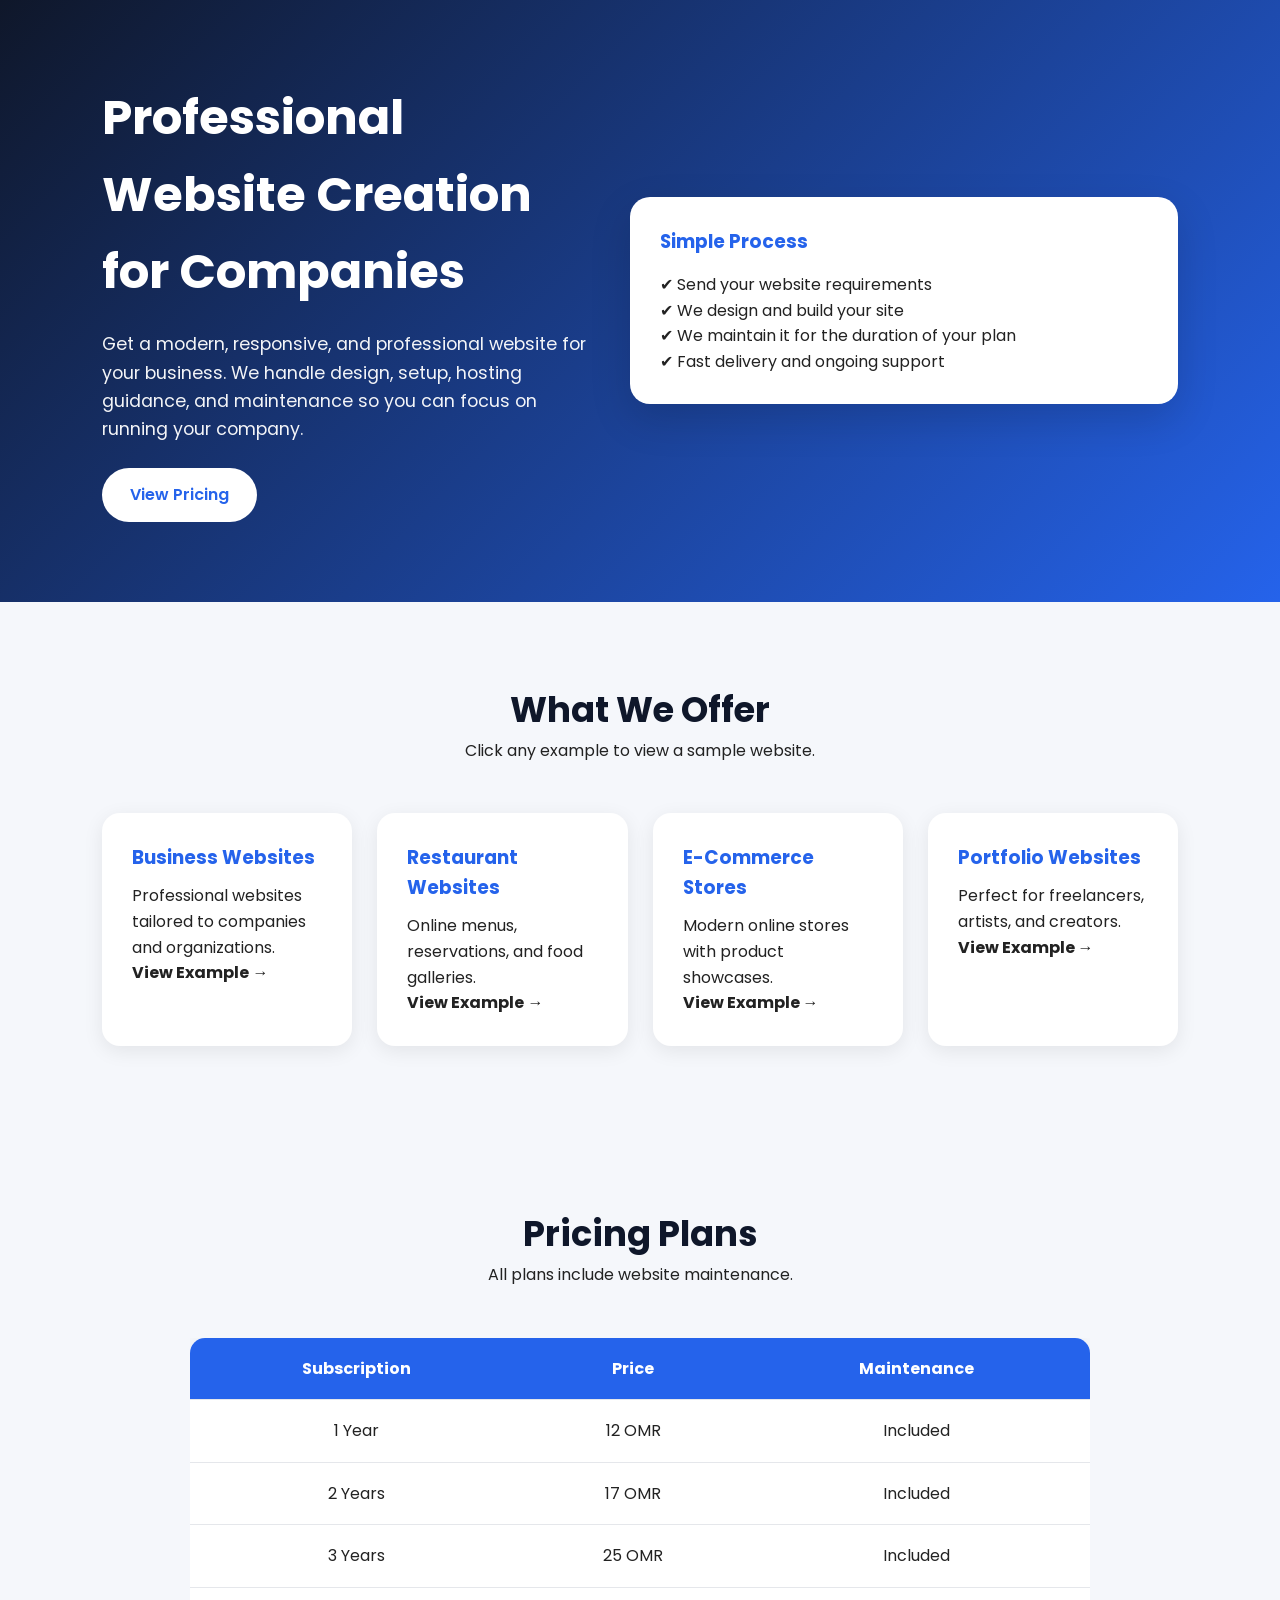
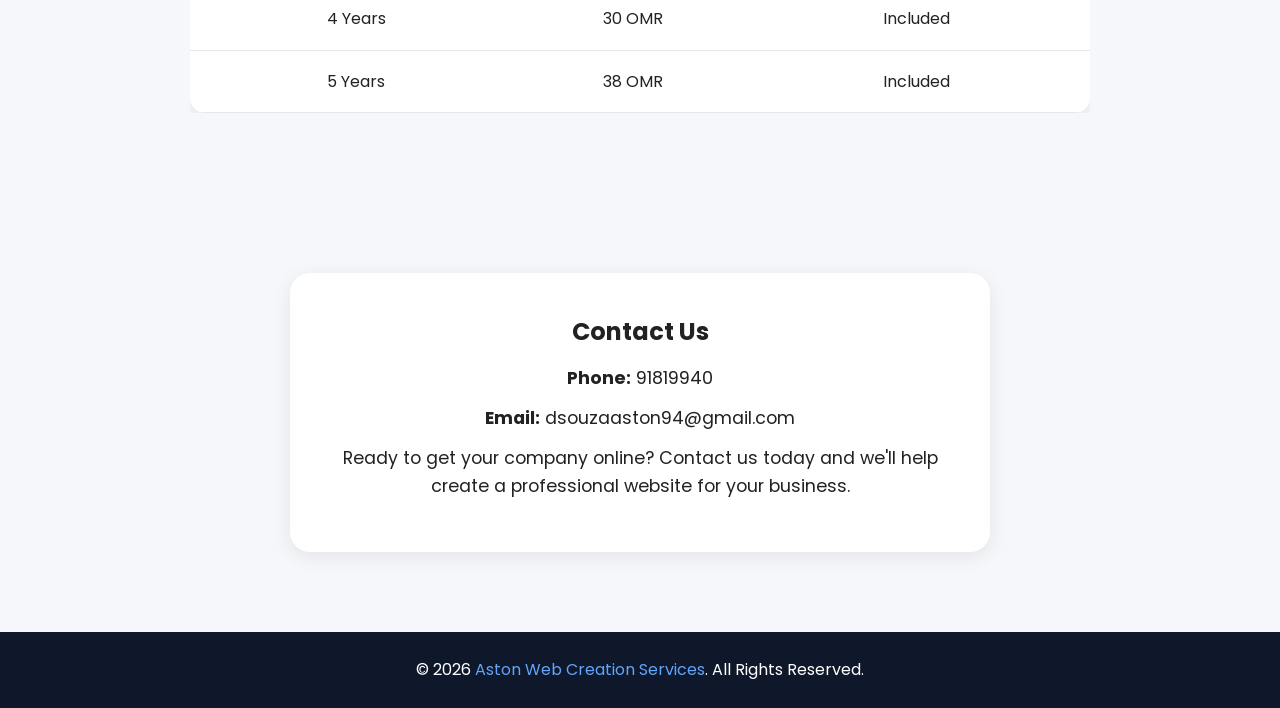
<file: index.html>
<!DOCTYPE html>
<html lang="en">
<head>
<meta charset="UTF-8">
<meta name="viewport" content="width=device-width, initial-scale=1.0">
<title>Aston Web Creation Services</title>

<link href="https://fonts.googleapis.com/css2?family=Poppins:wght@300;400;500;600;700;800&display=swap" rel="stylesheet">

<style>
*{
    margin:0;
    padding:0;
    box-sizing:border-box;
    font-family:'Poppins',sans-serif;
}

body{
    background:#f5f7fb;
    color:#222;
    line-height:1.6;
}

header{
    background:linear-gradient(135deg,#0f172a,#2563eb);
    color:white;
    padding:80px 8%;
}

.hero{
    max-width:1200px;
    margin:auto;
    display:flex;
    flex-wrap:wrap;
    justify-content:space-between;
    align-items:center;
    gap:40px;
}

.hero-text{
    flex:1;
    min-width:300px;
}

.hero-text h1{
    font-size:3rem;
    margin-bottom:20px;
}

.hero-text p{
    font-size:1.1rem;
    opacity:0.95;
    margin-bottom:25px;
}

.hero-btn{
    display:inline-block;
    background:white;
    color:#2563eb;
    text-decoration:none;
    padding:14px 28px;
    border-radius:50px;
    font-weight:600;
}

.hero-card{
    flex:1;
    min-width:280px;
    background:white;
    color:#222;
    padding:30px;
    border-radius:20px;
    box-shadow:0 15px 40px rgba(0,0,0,0.15);
}

.hero-card h3{
    color:#2563eb;
    margin-bottom:15px;
}

section{
    padding:80px 8%;
}

.section-title{
    text-align:center;
    margin-bottom:50px;
}

.section-title h2{
    font-size:2.2rem;
    color:#0f172a;
}

.services{
    display:grid;
    grid-template-columns:repeat(auto-fit,minmax(250px,1fr));
    gap:25px;
}

.service-box{
    background:white;
    padding:30px;
    border-radius:18px;
    box-shadow:0 5px 20px rgba(0,0,0,0.08);
}

    .service-box{
    background:white;
    padding:30px;
    border-radius:18px;
    box-shadow:0 5px 20px rgba(0,0,0,0.08);
    text-decoration:none;
    color:#222;
    transition:0.3s;
}

.service-box:hover{
    transform:translateY(-5px);
    box-shadow:0 10px 25px rgba(37,99,235,0.2);
}

.service-box h3{
    color:#2563eb;
    margin-bottom:10px;
}

.pricing-table{
    max-width:900px;
    margin:auto;
    overflow-x:auto;
}

table{
    width:100%;
    border-collapse:collapse;
    background:white;
    border-radius:15px;
    overflow:hidden;
    box-shadow:0 5px 20px rgba(0,0,0,0.08);
}

th{
    background:#2563eb;
    color:white;
}

th,td{
    padding:18px;
    text-align:center;
    border-bottom:1px solid #e5e7eb;
}

.contact{
    max-width:700px;
    margin:auto;
    text-align:center;
    background:white;
    padding:40px;
    border-radius:20px;
    box-shadow:0 5px 20px rgba(0,0,0,0.08);
}

.contact p{
    margin:12px 0;
    font-size:1.1rem;
}

footer{
    background:#0f172a;
    color:white;
    text-align:center;
    padding:25px;
}

.highlight{
    color:#60a5fa;
}

@media(max-width:768px){
    .hero-text h1{
        font-size:2.2rem;
    }
}
</style>
</head>
<body>

<header>
    <div class="hero">
        <div class="hero-text">
            <h1>Professional Website Creation for Companies</h1>
            <p>
                Get a modern, responsive, and professional website for your business.
                We handle design, setup, hosting guidance, and maintenance so you can
                focus on running your company.
            </p>

            <a href="#pricing" class="hero-btn">View Pricing</a>
        </div>

        <div class="hero-card">
            <h3>Simple Process</h3>
            <p>✔ Send your website requirements</p>
            <p>✔ We design and build your site</p>
            <p>✔ We maintain it for the duration of your plan</p>
            <p>✔ Fast delivery and ongoing support</p>
        </div>
    </div>
</header>

<section>
    <div class="section-title">
        <h2>What We Offer</h2>
        <p>Click any example to view a sample website.</p>
    </div>

    <div class="services">

        <a href="corporate.html" class="service-box">
            <h3>Business Websites</h3>
            <p>Professional websites tailored to companies and organizations.</p>
            <strong>View Example →</strong>
        </a>

        <a href="restaurant.html" class="service-box">
            <h3>Restaurant Websites</h3>
            <p>Online menus, reservations, and food galleries.</p>
            <strong>View Example →</strong>
        </a>

        <a href="shop.html" class="service-box">
            <h3>E-Commerce Stores</h3>
            <p>Modern online stores with product showcases.</p>
            <strong>View Example →</strong>
        </a>

        <a href="portfolio.html" class="service-box">
            <h3>Portfolio Websites</h3>
            <p>Perfect for freelancers, artists, and creators.</p>
            <strong>View Example →</strong>
        </a>

    </div>
</section>
    
<section id="pricing">
    <div class="section-title">
        <h2>Pricing Plans</h2>
        <p>All plans include website maintenance.</p>
    </div>

    <div class="pricing-table">
        <table>
            <tr>
                <th>Subscription</th>
                <th>Price</th>
                <th>Maintenance</th>
            </tr>

            <tr>
                <td>1 Year</td>
                <td>12 OMR</td>
                <td>Included</td>
            </tr>

            <tr>
                <td>2 Years</td>
                <td>17 OMR</td>
                <td>Included</td>
            </tr>

            <tr>
                <td>3 Years</td>
                <td>25 OMR</td>
                <td>Included</td>
            </tr>

            <tr>
                <td>4 Years</td>
                <td>30 OMR</td>
                <td>Included</td>
            </tr>

            <tr>
                <td>5 Years</td>
                <td>38 OMR</td>
                <td>Included</td>
            </tr>
        </table>
    </div>
</section>

<section>
    <div class="contact">
        <h2>Contact Us</h2>
        <p><strong>Phone:</strong> 91819940</p>
        <p><strong>Email:</strong> dsouzaaston94@gmail.com</p>
        <p>
            Ready to get your company online? Contact us today and we'll help
            create a professional website for your business.
        </p>
    </div>
</section>

<footer>
    <p>© 2026 <span class="highlight">Aston Web Creation Services</span>. All Rights Reserved.</p>
</footer>

</body>
</html>
</file>
